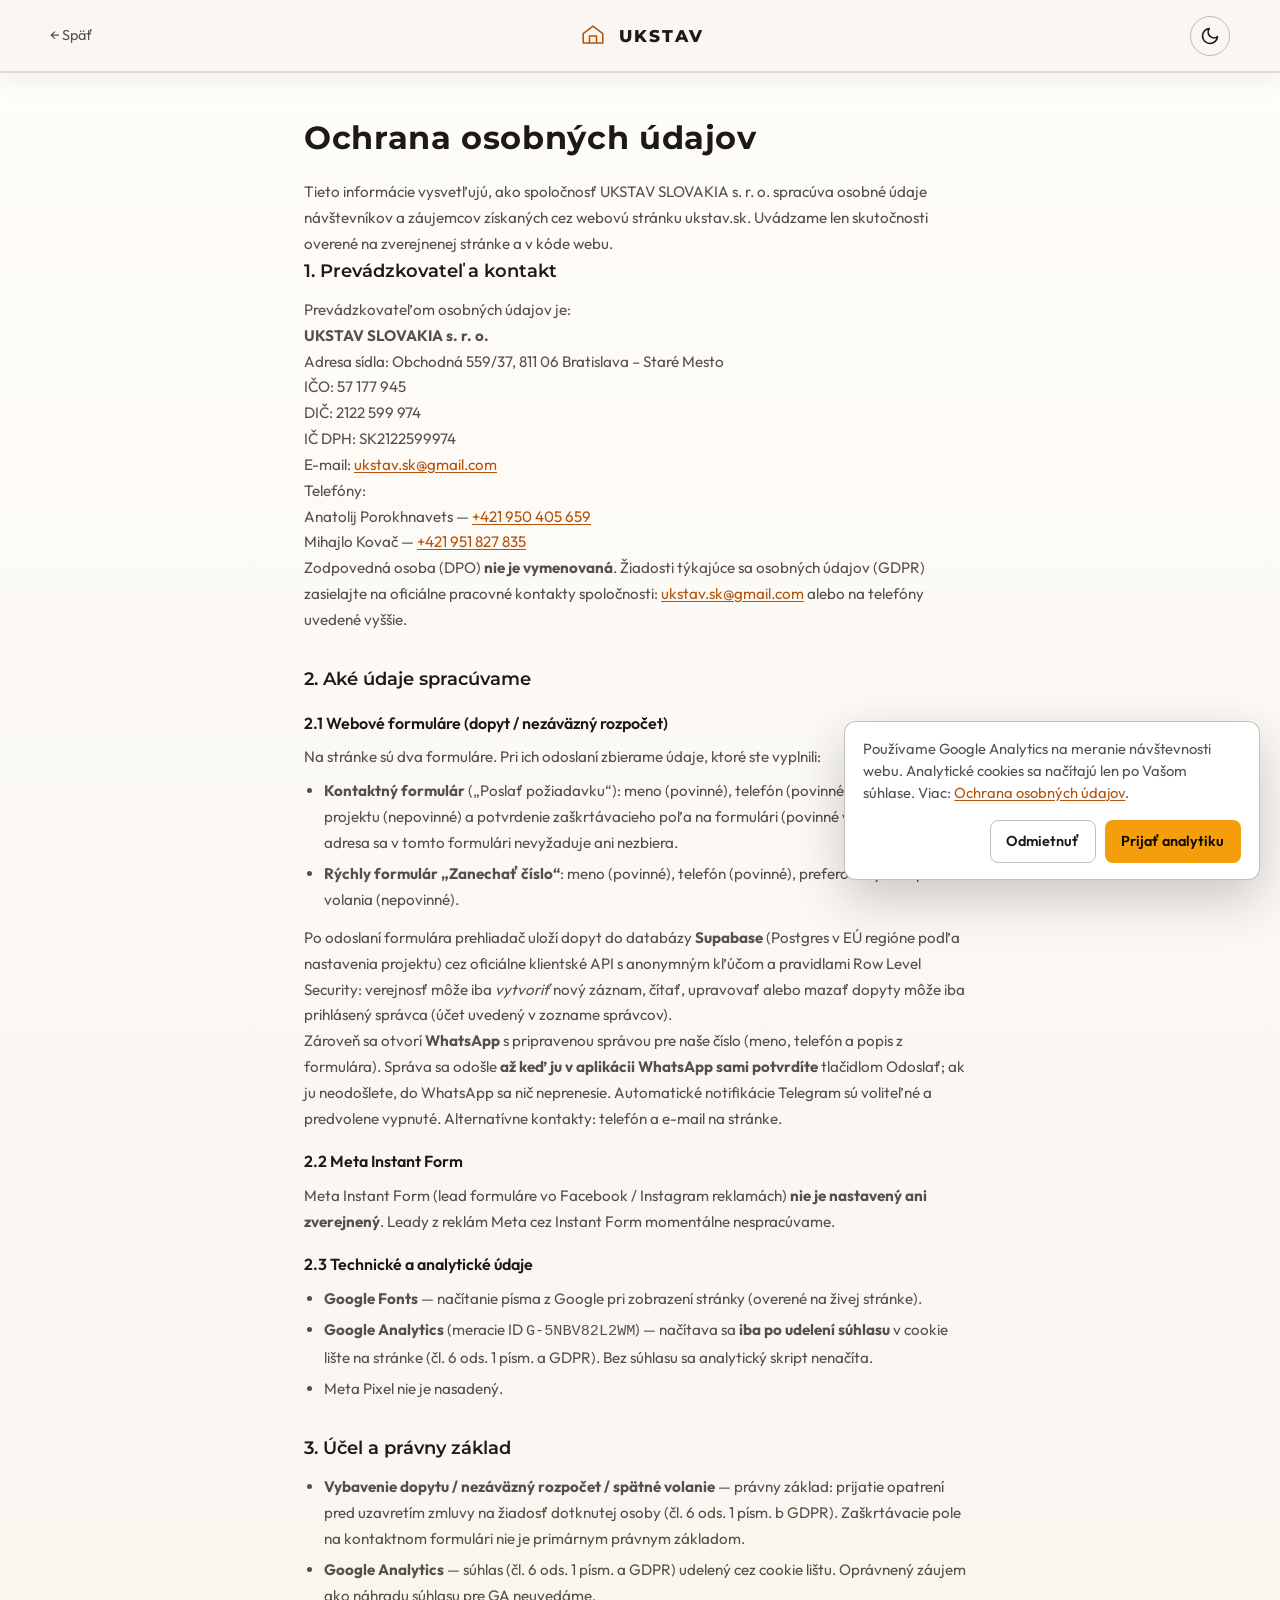
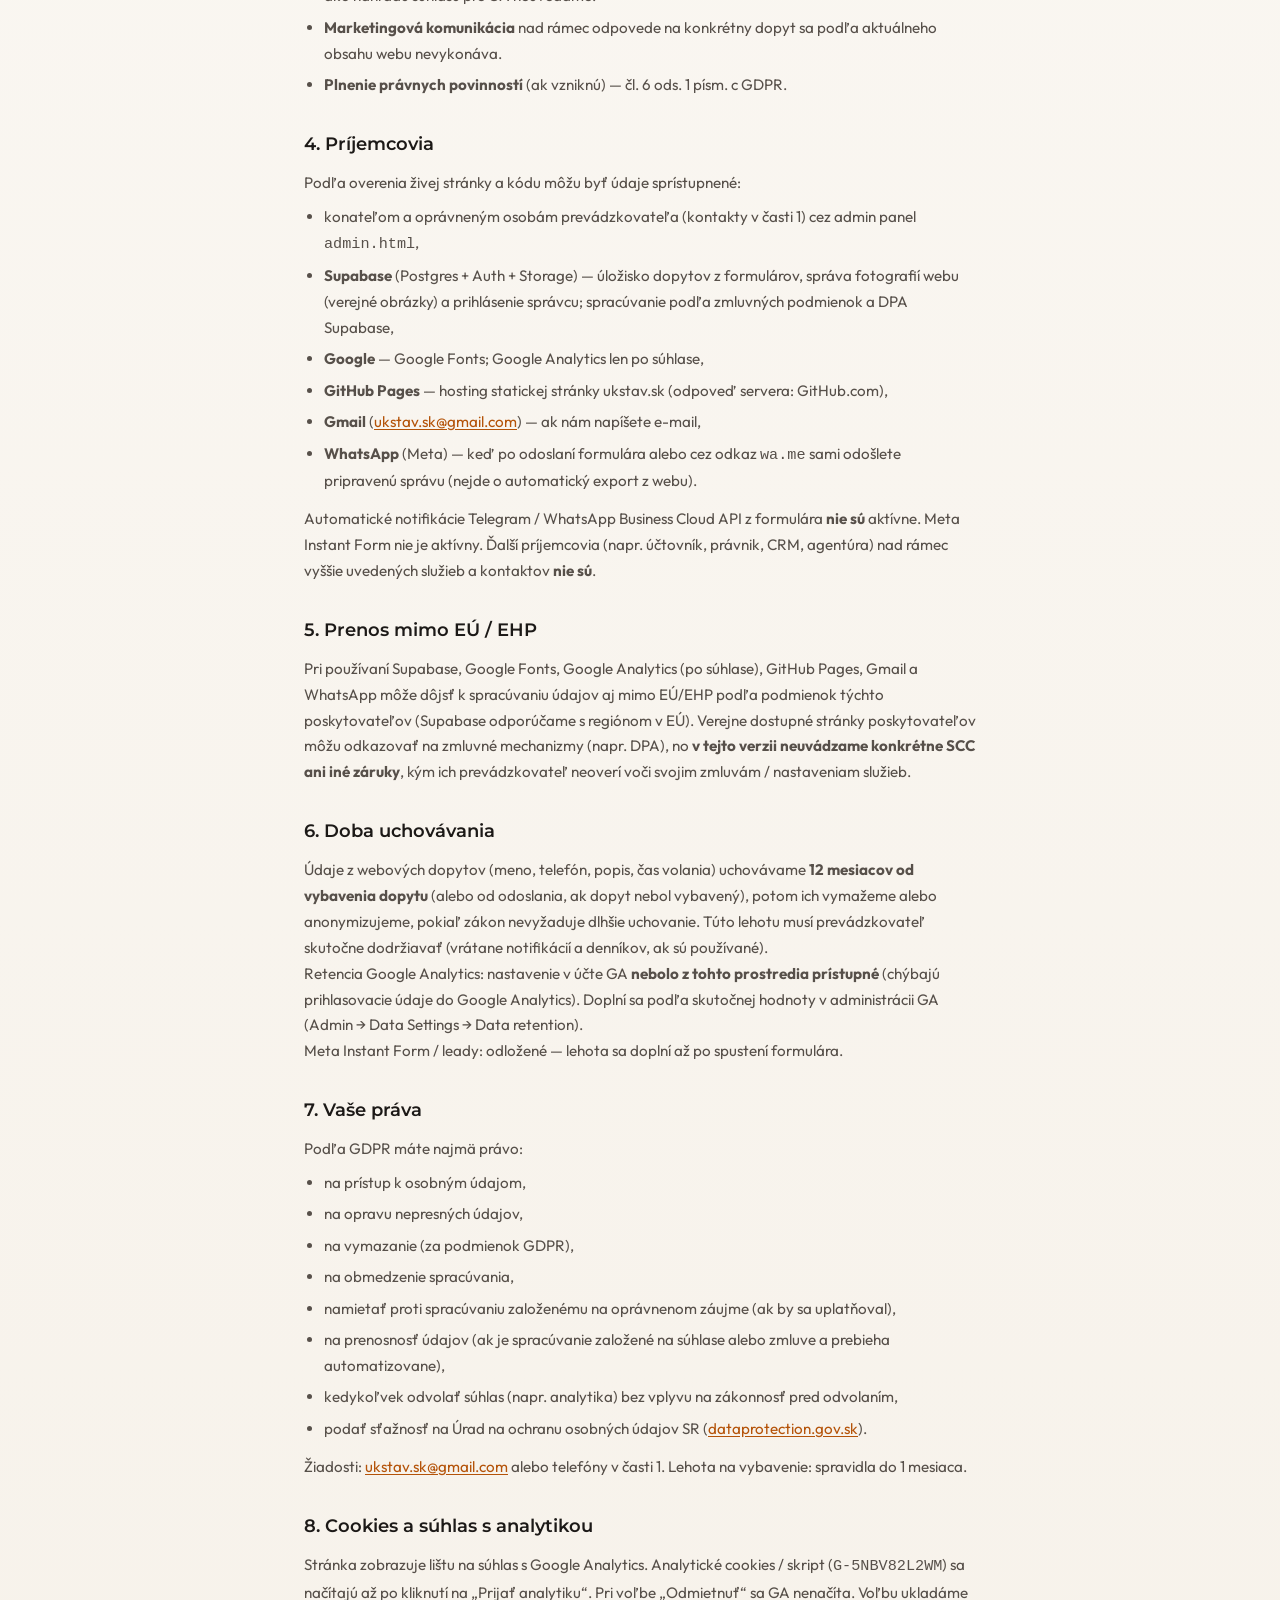
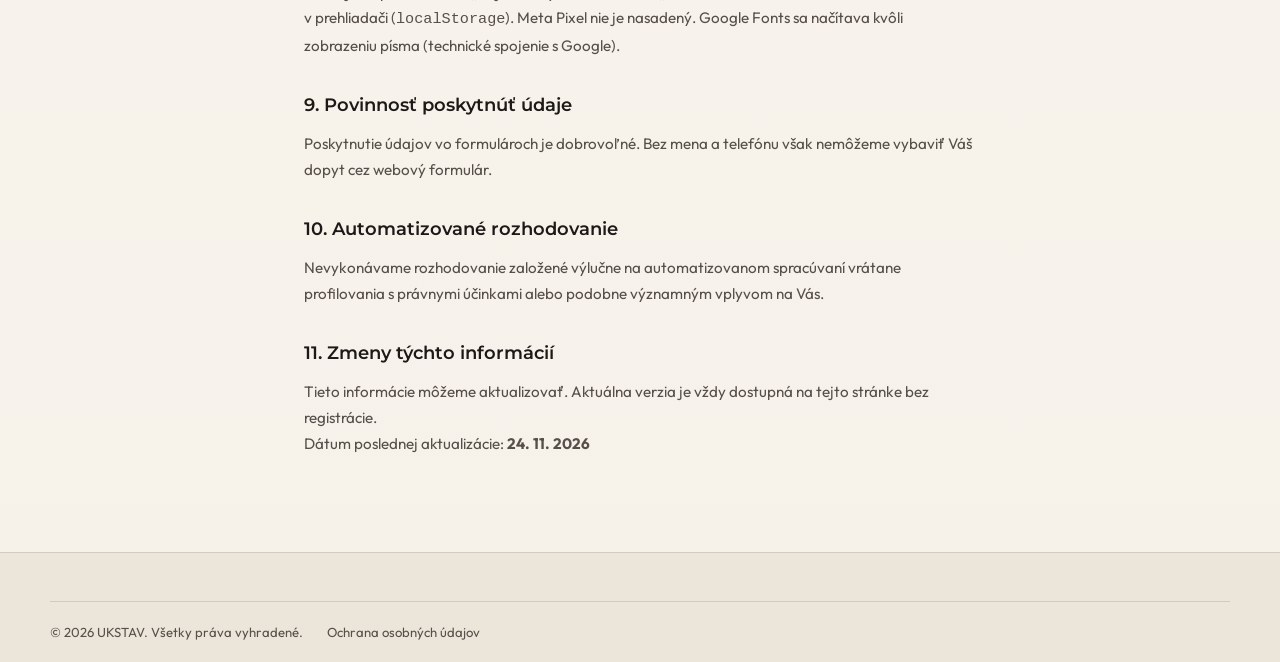
<file: ochrana-osobnych-udajov.html>
<!DOCTYPE html>
<html lang="sk">
<head>
    <meta charset="UTF-8">
    <meta name="viewport" content="width=device-width, initial-scale=1.0">
    <title>Ochrana osobných údajov — UKSTAV</title>
    <meta name="description" content="Informácie o spracúvaní osobných údajov spoločnosti UKSTAV SLOVAKIA s. r. o.">
    <meta name="robots" content="index,follow">
    <link rel="preconnect" href="https://fonts.googleapis.com">
    <link rel="preconnect" href="https://fonts.gstatic.com" crossorigin>
    <link href="https://fonts.googleapis.com/css2?family=Montserrat:wght@400;500;600;700;800&family=Outfit:wght@300;400;500;600;700&display=swap" rel="stylesheet">
    <link rel="stylesheet" href="styles.css?v=6">
    <script src="js/theme.js?v=6"></script>
    <link rel="icon" type="image/png" href="images/ukstav_logo_2.png">
</head>
<body>
<header class="header header--simple" id="header" role="banner">
    <div class="container">
        <div class="header__content">
            <a href="index.html" class="back-link" aria-label="Vrátiť sa na hlavnú stránku">← Späť</a>
            <a href="index.html" class="brand" aria-label="UKSTAV">
                <span class="brand__mark" aria-hidden="true">
                    <svg viewBox="0 0 40 40" width="28" height="28" fill="none">
                        <path d="M6 30V16.5L20 6l14 10.5V30H6Z" stroke="currentColor" stroke-width="2.2" stroke-linejoin="round"/>
                        <path d="M15 30V20h10v10" stroke="currentColor" stroke-width="2.2" stroke-linejoin="round"/>
                    </svg>
                </span>
                <span class="brand__name">UKSTAV</span>
            </a>
            <div class="header__actions">
                <button type="button" class="theme-toggle" data-theme-toggle aria-label="Prepnúť na svetlú tému" title="Prepnúť na svetlú tému">
                    <svg class="theme-toggle__sun" viewBox="0 0 24 24" width="20" height="20" fill="none" stroke="currentColor" stroke-width="2" stroke-linecap="round" aria-hidden="true"><circle cx="12" cy="12" r="4"/><path d="M12 2v2M12 20v2M4.9 4.9l1.4 1.4M17.7 17.7l1.4 1.4M2 12h2M20 12h2M4.9 19.1l1.4-1.4M17.7 6.3l1.4-1.4"/></svg>
                    <svg class="theme-toggle__moon" viewBox="0 0 24 24" width="20" height="20" fill="none" stroke="currentColor" stroke-width="2" stroke-linecap="round" stroke-linejoin="round" aria-hidden="true"><path d="M21 12.8A9 9 0 1 1 11.2 3a7 7 0 0 0 9.8 9.8Z"/></svg>
                </button>
            </div>
        </div>
    </div>
</header>

<main role="main">
    <article class="policy">
        <div class="container policy__inner">
            <h1 class="policy__title">Ochrana osobných údajov</h1>
            <p class="policy__intro">
                Tieto informácie vysvetľujú, ako spoločnosť UKSTAV SLOVAKIA&nbsp;s.&nbsp;r.&nbsp;o.
                spracúva osobné údaje návštevníkov a záujemcov získaných cez webovú stránku
                <a href="https://ukstav.sk">ukstav.sk</a>.
                Uvádzame len skutočnosti overené na zverejnenej stránke a v kóde webu.
            </p>

            <section class="policy__section">
                <h2>1. Prevádzkovateľ a kontakt</h2>
                <p>
                    Prevádzkovateľom osobných údajov je:<br>
                    <strong>UKSTAV SLOVAKIA s. r. o.</strong><br>
                    Adresa sídla: Obchodná 559/37, 811 06 Bratislava – Staré Mesto<br>
                    IČO: 57&nbsp;177&nbsp;945<br>
                    DIČ: 2122&nbsp;599&nbsp;974<br>
                    IČ&nbsp;DPH: SK2122599974<br>
                    E-mail: <a href="mailto:ukstav.sk@gmail.com">ukstav.sk@gmail.com</a><br>
                    Telefóny:<br>
                    Anatolij Porokhnavets —
                    <a href="tel:+421950405659">+421&nbsp;950&nbsp;405&nbsp;659</a><br>
                    Mihajlo Kovač —
                    <a href="tel:+421951827835">+421&nbsp;951&nbsp;827&nbsp;835</a>
                </p>
                <p>
                    Zodpovedná osoba (DPO) <strong>nie je vymenovaná</strong>.
                    Žiadosti týkajúce sa osobných údajov (GDPR) zasielajte na oficiálne pracovné kontakty spoločnosti:
                    <a href="mailto:ukstav.sk@gmail.com">ukstav.sk@gmail.com</a>
                    alebo na telefóny uvedené vyššie.
                </p>
            </section>

            <section class="policy__section">
                <h2>2. Aké údaje spracúvame</h2>
                <h3>2.1 Webové formuláre (dopyt / nezáväzný rozpočet)</h3>
                <p>
                    Na stránke sú dva formuláre. Pri ich odoslaní zbierame údaje, ktoré ste vyplnili:
                </p>
                <ul>
                    <li>
                        <strong>Kontaktný formulár</strong> („Poslať požiadavku“):
                        meno (povinné), telefón (povinné), krátky popis projektu (nepovinné)
                        a potvrdenie zaškrtávacieho poľa na formulári (povinné v UI).
                        E-mailová adresa sa v tomto formulári nevyžaduje ani nezbiera.
                    </li>
                    <li>
                        <strong>Rýchly formulár „Zanechať číslo“</strong>:
                        meno (povinné), telefón (povinné), preferovaný čas spätného volania (nepovinné).
                    </li>
                </ul>
                <p>
                    Po odoslaní formulára prehliadač uloží dopyt do databázy <strong>Supabase</strong>
                    (Postgres v EÚ regióne podľa nastavenia projektu) cez oficiálne klientské API
                    s anonymným kľúčom a pravidlami Row Level Security: verejnosť môže iba
                    <em>vytvoriť</em> nový záznam, čítať, upravovať alebo mazať dopyty môže iba
                    prihlásený správca (účet uvedený v zozname správcov).
                </p>
                <p>
                    Zároveň sa otvorí <strong>WhatsApp</strong> s pripravenou správou pre naše číslo
                    (meno, telefón a popis z formulára). Správa sa odošle <strong>až keď ju v aplikácii
                    WhatsApp sami potvrdíte</strong> tlačidlom Odoslať; ak ju neodošlete, do WhatsApp sa nič
                    neprenesie. Automatické notifikácie Telegram sú voliteľné a predvolene vypnuté.
                    Alternatívne kontakty: telefón a e-mail na stránke.
                </p>

                <h3>2.2 Meta Instant Form</h3>
                <p>
                    Meta Instant Form (lead formuláre vo Facebook / Instagram reklamách)
                    <strong>nie je nastavený ani zverejnený</strong>. Leady z reklám Meta cez Instant Form
                    momentálne nespracúvame.
                </p>

                <h3>2.3 Technické a analytické údaje</h3>
                <ul>
                    <li>
                        <strong>Google Fonts</strong> — načítanie písma z Google pri zobrazení stránky
                        (overené na živej stránke).
                    </li>
                    <li>
                        <strong>Google Analytics</strong> (meracie ID <code>G-5NBV82L2WM</code>) —
                        načítava sa <strong>iba po udelení súhlasu</strong> v cookie lište na stránke
                        (čl.&nbsp;6 ods.&nbsp;1 písm.&nbsp;a GDPR). Bez súhlasu sa analytický skript nenačíta.
                    </li>
                    <li>
                        Meta Pixel nie je nasadený.
                    </li>
                </ul>
            </section>

            <section class="policy__section">
                <h2>3. Účel a právny základ</h2>
                <ul>
                    <li>
                        <strong>Vybavenie dopytu / nezáväzný rozpočet / spätné volanie</strong> —
                        právny základ: prijatie opatrení pred uzavretím zmluvy na žiadosť
                        dotknutej osoby (čl.&nbsp;6 ods.&nbsp;1 písm.&nbsp;b GDPR).
                        Zaškrtávacie pole na kontaktnom formulári nie je primárnym právnym základom.
                    </li>
                    <li>
                        <strong>Google Analytics</strong> — súhlas (čl.&nbsp;6 ods.&nbsp;1 písm.&nbsp;a GDPR)
                        udelený cez cookie lištu. Oprávnený záujem ako náhradu súhlasu pre GA neuvedáme.
                    </li>
                    <li>
                        <strong>Marketingová komunikácia</strong> nad rámec odpovede na konkrétny dopyt
                        sa podľa aktuálneho obsahu webu nevykonáva.
                    </li>
                    <li>
                        <strong>Plnenie právnych povinností</strong> (ak vzniknú) —
                        čl.&nbsp;6 ods.&nbsp;1 písm.&nbsp;c GDPR.
                    </li>
                </ul>
            </section>

            <section class="policy__section">
                <h2>4. Príjemcovia</h2>
                <p>Podľa overenia živej stránky a kódu môžu byť údaje sprístupnené:</p>
                <ul>
                    <li>
                        konateľom a oprávneným osobám prevádzkovateľa (kontakty v časti&nbsp;1)
                        cez admin panel <code>admin.html</code>,
                    </li>
                    <li>
                        <strong>Supabase</strong> (Postgres + Auth + Storage) — úložisko dopytov z formulárov,
                        správa fotografií webu (verejné obrázky) a prihlásenie správcu;
                        spracúvanie podľa zmluvných podmienok a DPA Supabase,
                    </li>
                    <li>
                        <strong>Google</strong> — Google Fonts; Google Analytics len po súhlase,
                    </li>
                    <li>
                        <strong>GitHub Pages</strong> — hosting statickej stránky ukstav.sk
                        (odpoveď servera: GitHub.com),
                    </li>
                    <li>
                        <strong>Gmail</strong> (<a href="mailto:ukstav.sk@gmail.com">ukstav.sk@gmail.com</a>) —
                        ak nám napíšete e-mail,
                    </li>
                    <li>
                        <strong>WhatsApp</strong> (Meta) — keď po odoslaní formulára alebo cez odkaz
                        <code>wa.me</code> sami odošlete pripravenú správu (nejde o automatický export z webu).
                    </li>
                </ul>
                <p>
                    Automatické notifikácie Telegram / WhatsApp Business Cloud API z formulára
                    <strong>nie sú</strong> aktívne. Meta Instant Form nie je aktívny.
                    Ďalší príjemcovia (napr. účtovník, právnik, CRM, agentúra) nad rámec vyššie
                    uvedených služieb a kontaktov <strong>nie sú</strong>.
                </p>
            </section>

            <section class="policy__section">
                <h2>5. Prenos mimo EÚ / EHP</h2>
                <p>
                    Pri používaní Supabase, Google Fonts, Google Analytics (po súhlase), GitHub Pages,
                    Gmail a WhatsApp môže dôjsť k spracúvaniu údajov aj mimo EÚ/EHP
                    podľa podmienok týchto poskytovateľov (Supabase odporúčame s regiónom v EÚ).
                    Verejne dostupné stránky poskytovateľov môžu odkazovať na zmluvné mechanizmy
                    (napr. DPA), no <strong>v tejto verzii neuvádzame konkrétne SCC ani iné záruky</strong>,
                    kým ich prevádzkovateľ neoverí voči svojim zmluvám / nastaveniam služieb.
                </p>
            </section>

            <section class="policy__section">
                <h2>6. Doba uchovávania</h2>
                <p>
                    Údaje z webových dopytov (meno, telefón, popis, čas volania) uchovávame
                    <strong>12&nbsp;mesiacov od vybavenia dopytu</strong> (alebo od odoslania, ak dopyt
                    nebol vybavený), potom ich vymažeme alebo anonymizujeme, pokiaľ zákon nevyžaduje
                    dlhšie uchovanie. Túto lehotu musí prevádzkovateľ skutočne dodržiavať
                    (vrátane notifikácií a denníkov, ak sú používané).
                </p>
                <p>
                    Retencia Google Analytics: nastavenie v účte GA
                    <strong>nebolo z tohto prostredia prístupné</strong> (chýbajú prihlasovacie údaje
                    do Google Analytics). Doplní sa podľa skutočnej hodnoty v administrácii GA
                    (Admin → Data Settings → Data retention).
                </p>
                <p>
                    Meta Instant Form / leady: odložené — lehota sa doplní až po spustení formulára.
                </p>
            </section>

            <section class="policy__section">
                <h2>7. Vaše práva</h2>
                <p>Podľa GDPR máte najmä právo:</p>
                <ul>
                    <li>na prístup k osobným údajom,</li>
                    <li>na opravu nepresných údajov,</li>
                    <li>na vymazanie (za podmienok GDPR),</li>
                    <li>na obmedzenie spracúvania,</li>
                    <li>namietať proti spracúvaniu založenému na oprávnenom záujme (ak by sa uplatňoval),</li>
                    <li>na prenosnosť údajov (ak je spracúvanie založené na súhlase alebo zmluve a prebieha automatizovane),</li>
                    <li>kedykoľvek odvolať súhlas (napr. analytika) bez vplyvu na zákonnosť pred odvolaním,</li>
                    <li>
                        podať sťažnosť na Úrad na ochranu osobných údajov SR
                        (<a href="https://dataprotection.gov.sk" target="_blank" rel="noopener">dataprotection.gov.sk</a>).
                    </li>
                </ul>
                <p>
                    Žiadosti: <a href="mailto:ukstav.sk@gmail.com">ukstav.sk@gmail.com</a>
                    alebo telefóny v časti&nbsp;1. Lehota na vybavenie: spravidla do 1 mesiaca.
                </p>
            </section>

            <section class="policy__section">
                <h2>8. Cookies a súhlas s analytikou</h2>
                <p>
                    Stránka zobrazuje lištu na súhlas s Google Analytics. Analytické cookies / skript
                    (<code>G-5NBV82L2WM</code>) sa načítajú až po kliknutí na „Prijať analytiku“.
                    Pri voľbe „Odmietnuť“ sa GA nenačíta. Voľbu ukladáme v prehliadači
                    (<code>localStorage</code>). Meta Pixel nie je nasadený.
                    Google Fonts sa načítava kvôli zobrazeniu písma (technické spojenie s Google).
                </p>
            </section>

            <section class="policy__section">
                <h2>9. Povinnosť poskytnúť údaje</h2>
                <p>
                    Poskytnutie údajov vo formulároch je dobrovoľné. Bez mena a telefónu
                    však nemôžeme vybaviť Váš dopyt cez webový formulár.
                </p>
            </section>

            <section class="policy__section">
                <h2>10. Automatizované rozhodovanie</h2>
                <p>
                    Nevykonávame rozhodovanie založené výlučne na automatizovanom spracúvaní
                    vrátane profilovania s právnymi účinkami alebo podobne významným vplyvom na Vás.
                </p>
            </section>

            <section class="policy__section">
                <h2>11. Zmeny týchto informácií</h2>
                <p>
                    Tieto informácie môžeme aktualizovať. Aktuálna verzia je vždy dostupná
                    na tejto stránke bez registrácie.
                </p>
                <p>
                    Dátum poslednej aktualizácie: <strong>24.&nbsp;11.&nbsp;2026</strong>
                </p>
            </section>
        </div>
    </article>
</main>

<footer class="footer footer--simple" role="contentinfo">
    <div class="container">
        <div class="footer__bottom">
            <p>&copy; 2026 UKSTAV. Všetky práva vyhradené.</p>
            <p><a href="ochrana-osobnych-udajov.html" class="footer__legal-link">Ochrana osobných údajov</a></p>
        </div>
    </div>
</footer>
<script src="cookie-consent.js"></script>
</body>
</html>
</file>
<file: styles.css>
/*
 * UKSTAV — dark luxury construction redesign
 * Accent: #F59E0B | Deep black surfaces | Montserrat + Outfit
 */

:root {
    /* Slightly lighter dark-luxury palette (same orange accent) */
    --color-bg: #121212;
    --color-bg-elevated: #1a1a1a;
    --color-bg-card: #222222;
    --color-bg-soft: #2a2a2a;
    --color-border: rgba(255, 255, 255, 0.12);
    --color-border-strong: rgba(255, 255, 255, 0.22);
    --color-text: #fafafa;
    --color-text-muted: #c4bbb3;
    --color-text-dim: #9a9189;
    --color-accent: #f59e0b;
    --color-accent-hover: #fbbf24;
    --color-accent-dark: #d97706;
    --color-accent-ink: var(--color-accent);
    --color-accent-ink-hover: var(--color-accent-hover);
    color-scheme: dark;
    --color-on-accent: #0a0a0a;
    --color-success: #10b981;
    --color-error: #ef4444;

    --font-display: "Montserrat", "Outfit", sans-serif;
    --font-body: "Outfit", "Montserrat", sans-serif;

    --space-1: 0.25rem;
    --space-2: 0.5rem;
    --space-3: 0.75rem;
    --space-4: 1rem;
    --space-5: 1.25rem;
    --space-6: 1.5rem;
    --space-8: 2rem;
    --space-10: 2.5rem;
    --space-12: 3rem;
    --space-16: 4rem;
    --space-20: 5rem;
    --space-24: 6rem;

    --container: 1180px;
    --radius-sm: 0.375rem;
    --radius: 0.5rem;
    --radius-lg: 0.75rem;
    --radius-xl: 1rem;
    --header-h: 4.5rem;

    --shadow-glow: 0 0 40px rgba(245, 158, 11, 0.12);
    --ease: cubic-bezier(0.22, 1, 0.36, 1);
    --transition: 280ms var(--ease);
    --z-header: 100;
    --z-modal: 200;
}

*, *::before, *::after { box-sizing: border-box; }
* { margin: 0; padding: 0; }

html {
    scroll-behavior: smooth;
    font-size: 16px;
}

body {
    font-family: var(--font-body);
    font-weight: 400;
    line-height: 1.6;
    color: var(--color-text);
    background:
        radial-gradient(1200px 600px at 80% -10%, rgba(245, 158, 11, 0.11), transparent 55%),
        radial-gradient(900px 500px at 10% 20%, rgba(255, 255, 255, 0.05), transparent 50%),
        linear-gradient(180deg, #161616 0%, var(--color-bg) 28%, #141414 100%);
    -webkit-font-smoothing: antialiased;
    overflow-x: hidden;
}

img, picture, video, canvas, svg {
    display: block;
    max-width: 100%;
    height: auto;
}

input, button, textarea, select { font: inherit; }
button { cursor: pointer; border: none; background: none; color: inherit; }
a { color: inherit; text-decoration: none; }
ul, ol { list-style: none; }
address { font-style: normal; }

:focus-visible {
    outline: 2px solid var(--color-accent);
    outline-offset: 3px;
}

.container {
    width: min(100% - 2rem, var(--container));
    margin-inline: auto;
}

#progress-bar {
    position: fixed;
    top: 0;
    left: 0;
    height: 2px;
    width: 0;
    background: var(--color-accent);
    z-index: 300;
    pointer-events: none;
    box-shadow: 0 0 12px rgba(245, 158, 11, 0.6);
}

/* ===== BUTTONS ===== */
.btn {
    display: inline-flex;
    align-items: center;
    justify-content: center;
    gap: 0.55rem;
    padding: 0.85rem 1.35rem;
    border-radius: var(--radius);
    font-family: var(--font-display);
    font-weight: 600;
    font-size: 0.92rem;
    letter-spacing: 0.01em;
    transition: transform var(--transition), background var(--transition), border-color var(--transition), color var(--transition), box-shadow var(--transition);
    white-space: nowrap;
}

.btn--primary {
    background: var(--color-accent);
    color: var(--color-on-accent);
    box-shadow: 0 8px 24px rgba(245, 158, 11, 0.25);
}

.btn--primary:hover {
    background: var(--color-accent-hover);
    transform: translateY(-1px);
}

.btn--ghost {
    background: transparent;
    color: var(--color-text);
    border: 1px solid rgba(255, 255, 255, 0.55);
}

.btn--ghost:hover {
    border-color: var(--color-accent);
    color: var(--color-accent-ink);
}

.btn--large { padding: 1rem 1.6rem; font-size: 0.98rem; }
.btn--nav { padding: 0.7rem 1.15rem; font-size: 0.85rem; }
.btn--full-width { width: 100%; }
.btn--small { padding: 0.55rem 0.9rem; font-size: 0.8rem; }
.btn--secondary {
    background: transparent;
    color: var(--color-text);
    border: 1px solid var(--color-border-strong);
}
.btn--whatsapp {
    background: #128c7e;
    color: #fff;
}

/* ===== HEADER ===== */
.header {
    position: fixed;
    inset: 0 0 auto 0;
    height: var(--header-h);
    z-index: var(--z-header);
    background: linear-gradient(180deg, rgba(18, 18, 18, 0.72), rgba(18, 18, 18, 0.22) 70%, transparent);
    transition: background var(--transition), backdrop-filter var(--transition), height var(--transition);
}

.header.shrink,
.header.scrolled,
.header--simple {
    background: rgba(18, 18, 18, 0.9);
    backdrop-filter: blur(14px);
    border-bottom: 1px solid var(--color-border);
}

.header__inner,
.header__content {
    height: var(--header-h);
    display: flex;
    align-items: center;
    justify-content: space-between;
    gap: 1rem;
}

.brand {
    display: inline-flex;
    align-items: center;
    gap: 0.75rem;
    flex-shrink: 0;
}

.brand__mark { color: var(--color-accent-ink); display: grid; place-items: center; }
.brand__logo {
    width: 36px;
    height: 36px;
    object-fit: contain;
    border-radius: 4px;
}
.brand--footer .brand__logo { width: 28px; height: 28px; }
.brand__divider {
    width: 1px;
    height: 1.4rem;
    background: var(--color-accent);
    opacity: 0.85;
}
.brand__text {
    display: flex;
    flex-direction: column;
    gap: 0.05rem;
    line-height: 1.15;
}
.brand__name {
    font-family: var(--font-display);
    font-weight: 800;
    letter-spacing: 0.12em;
    font-size: 1.05rem;
}
.brand__legal {
    font-family: var(--font-body);
    font-weight: 500;
    font-size: 0.62rem;
    letter-spacing: 0.08em;
    text-transform: uppercase;
    color: var(--color-text-muted);
}
.brand--footer .brand__legal { font-size: 0.58rem; }

.nav__list {
    display: none;
    align-items: center;
    gap: 1.75rem;
}

.nav__link {
    font-family: var(--font-display);
    font-size: 0.9rem;
    font-weight: 500;
    color: rgba(255, 255, 255, 0.88);
    transition: color var(--transition);
}

.nav__link:hover { color: var(--color-accent-ink-hover); }

.header__actions {
    display: flex;
    align-items: center;
    gap: 0.75rem;
}

.header__contact {
    display: none;
    align-items: center;
    gap: 0.75rem;
}

.header__phone {
    display: inline-flex;
    align-items: center;
    gap: 0.4rem;
    color: var(--color-text-muted);
    font-size: 0.9rem;
}

.header--simple .header__phone {
    display: none;
}

@media (min-width: 700px) {
    .header--simple .header__phone { display: inline-flex; }
}

.project-details,
.project-comments,
.project-cta {
    scroll-margin-top: var(--header-h);
}

body:has(.header--simple) main {
    padding-top: var(--header-h);
}

.lightbox__backdrop {
    position: absolute;
    inset: 0;
}

.lightbox__content {
    position: relative;
    z-index: 1;
    max-width: 92vw;
}

.lightbox__caption,
.lightbox__counter {
    text-align: center;
    color: var(--color-text-muted);
    margin-top: 0.75rem;
    font-size: 0.9rem;
}

.mobile-menu-toggle {
    width: 2.5rem;
    height: 2.5rem;
    display: grid;
    place-content: center;
    gap: 5px;
}

.mobile-menu-toggle span {
    display: block;
    width: 22px;
    height: 2px;
    background: #fff;
    border-radius: 2px;
    transition: var(--transition);
}

.nav.active {
    display: block;
    position: absolute;
    top: var(--header-h);
    left: 0;
    right: 0;
    background: rgba(5, 5, 5, 0.97);
    border-bottom: 1px solid var(--color-border);
    padding: 1rem 1.25rem 1.5rem;
}

.nav.active .nav__list {
    display: grid;
    gap: 1rem;
}

.mobile-menu-toggle.active span:nth-child(1) {
    transform: translateY(7px) rotate(45deg);
}
.mobile-menu-toggle.active span:nth-child(2) { opacity: 0; }
.mobile-menu-toggle.active span:nth-child(3) {
    transform: translateY(-7px) rotate(-45deg);
}

@media (min-width: 960px) {
    .nav__list { display: flex; }
    .mobile-menu-toggle { display: none; }
    .btn--nav { display: inline-flex; }
}

@media (max-width: 959px) {
    .btn--nav { display: none; }
}

/* ===== HERO ===== */
.hero {
    position: relative;
    min-height: 100svh;
    display: flex;
    align-items: flex-end;
    padding: calc(var(--header-h) + 2rem) 0 2.5rem;
    overflow: hidden;
}

.hero__media {
    position: absolute;
    inset: 0;
    z-index: 0;
}

.hero__img {
    width: 100%;
    height: 100%;
    object-fit: cover;
    object-position: 72% center;
    transform: scale(1.04);
    animation: heroDrift 18s var(--ease) infinite alternate;
}

.hero__veil {
    position: absolute;
    inset: 0;
    background:
        linear-gradient(90deg, rgba(18, 18, 18, 0.88) 0%, rgba(18, 18, 18, 0.64) 38%, rgba(18, 18, 18, 0.22) 68%, rgba(18, 18, 18, 0.3) 100%),
        linear-gradient(180deg, rgba(18, 18, 18, 0.38) 0%, transparent 28%, rgba(18, 18, 18, 0.48) 78%, #121212 100%);
}

.hero__content {
    position: relative;
    z-index: 1;
    width: min(100% - 2rem, var(--container));
    padding-bottom: 1rem;
}

.hero__brand {
    margin: 0 0 0.85rem;
    font-family: var(--font-display);
    font-weight: 800;
    font-size: clamp(0.95rem, 2.2vw, 1.2rem);
    letter-spacing: 0.14em;
    text-transform: uppercase;
    color: var(--color-accent-ink);
    animation: riseIn 0.75s var(--ease) both;
}

.hero__title {
    font-family: var(--font-display);
    font-weight: 800;
    letter-spacing: -0.02em;
    line-height: 0.95;
    font-size: clamp(2.6rem, 8vw, 5.4rem);
    text-transform: uppercase;
    margin-bottom: 1.25rem;
    animation: riseIn 0.9s var(--ease) both;
}

.hero__line { display: block; }
.hero__line--accent { color: var(--color-accent-ink); }

.hero__subtitle {
    display: flex;
    align-items: center;
    gap: 0.85rem;
    color: rgba(255, 255, 255, 0.9);
    font-size: clamp(1rem, 2vw, 1.15rem);
    margin-bottom: 1.75rem;
    max-width: 34rem;
    animation: riseIn 1s var(--ease) 0.12s both;
}

.hero__rule {
    width: 2.25rem;
    height: 2px;
    background: var(--color-accent);
    flex-shrink: 0;
}

.hero__actions {
    display: flex;
    flex-wrap: wrap;
    gap: 0.85rem;
    margin-bottom: 2.75rem;
    animation: riseIn 1s var(--ease) 0.22s both;
}

.hero__trust {
    display: grid;
    gap: 1rem;
    padding-top: 1.25rem;
    border-top: 1px solid rgba(255, 255, 255, 0.14);
    animation: riseIn 1s var(--ease) 0.34s both;
}

.hero__trust-item {
    display: flex;
    align-items: center;
    gap: 0.75rem;
    color: rgba(255, 255, 255, 0.9);
    font-size: 0.95rem;
}

.hero__trust-item strong { color: #fff; font-weight: 700; }
.hero__trust-icon { color: var(--color-accent-ink); flex-shrink: 0; }

@media (min-width: 768px) {
    .hero__trust {
        grid-template-columns: repeat(3, auto);
        justify-content: start;
        gap: 0;
    }
    .hero__trust-item {
        padding-right: 1.5rem;
        margin-right: 1.5rem;
        border-right: 1px solid rgba(255, 255, 255, 0.18);
    }
    .hero__trust-item:last-child {
        border-right: 0;
        margin-right: 0;
        padding-right: 0;
    }
}

@keyframes heroDrift {
    from { transform: scale(1.04) translate3d(0, 0, 0); }
    to { transform: scale(1.08) translate3d(-1.5%, -1%, 0); }
}

@keyframes riseIn {
    from { opacity: 0; transform: translateY(18px); }
    to { opacity: 1; transform: translateY(0); }
}

/* ===== SECTIONS ===== */
.section-title {
    font-family: var(--font-display);
    font-weight: 700;
    font-size: clamp(1.8rem, 4vw, 2.6rem);
    letter-spacing: -0.02em;
    margin-bottom: 0.85rem;
    position: relative;
    display: inline-block;
}

.section-title::after {
    content: "";
    display: block;
    width: 3.25rem;
    height: 3px;
    margin-top: 0.7rem;
    background: var(--color-accent);
    border-radius: 2px;
}

.section-heading { margin-bottom: 2rem; }
.section-heading--center { text-align: center; }
.section-heading--center .section-title::after { margin-inline: auto; }
.section-lead {
    color: var(--color-text-muted);
    max-width: 36rem;
    font-size: 1.05rem;
}
.section-heading--center .section-lead { margin-inline: auto; }

.services,
.works,
.gallery,
.team,
.company-info,
.pricing,
.reviews,
.contact {
    padding: clamp(3.5rem, 8vw, 6.5rem) 0;
}

/* ===== SERVICES ===== */
.services {
    position: relative;
    background: linear-gradient(180deg, #141414 0%, #1a1a1a 100%);
    overflow: hidden;
}

.services__layout {
    display: grid;
    gap: 2rem;
}

.services__grid {
    display: grid;
    gap: 1rem;
    margin-top: 1.75rem;
}

.service-card {
    position: relative;
    min-height: 220px;
    border-radius: var(--radius-lg);
    overflow: hidden;
    text-align: left;
    padding: 1.25rem;
    display: flex;
    flex-direction: column;
    justify-content: flex-end;
    gap: 0.55rem;
    background:
        linear-gradient(180deg, transparent 30%, rgba(0, 0, 0, 0.88) 100%),
        var(--card-image) center/cover no-repeat;
    border: 1px solid transparent;
    transition: transform var(--transition), border-color var(--transition), box-shadow var(--transition);
    cursor: pointer;
}

.service-card:hover {
    transform: translateY(-4px);
    border-color: rgba(245, 158, 11, 0.45);
    box-shadow: var(--shadow-glow);
}

.service-card__shade {
    position: absolute;
    inset: 0;
    background: linear-gradient(180deg, rgba(0,0,0,0.15), rgba(0,0,0,0.78));
    pointer-events: none;
}

.service-card__icon,
.service-card__title {
    position: relative;
    z-index: 1;
}

.service-card__icon { color: var(--color-accent); }
.service-card__title {
    font-family: var(--font-display);
    font-weight: 700;
    font-size: 1.15rem;
}

.service-card__hint {
    position: relative;
    z-index: 1;
    font-size: 0.8rem;
    color: var(--color-text-dim);
}

.services__feature {
    position: relative;
}

.services__feature-media {
    border-radius: var(--radius-lg);
    overflow: hidden;
    clip-path: polygon(18% 0, 100% 0, 100% 100%, 0 100%);
    min-height: 280px;
    border: 1px solid var(--color-border);
}

.services__feature-media img {
    width: 100%;
    height: 100%;
    min-height: 280px;
    object-fit: cover;
}

.services__feature-label {
    margin-top: 0.85rem;
    font-family: var(--font-display);
    font-size: 0.78rem;
    letter-spacing: 0.14em;
    text-transform: uppercase;
    color: rgba(255, 255, 255, 0.75);
    text-align: right;
}

.services__feature-label span { color: var(--color-accent); }

@media (min-width: 900px) {
    .services__layout {
        grid-template-columns: 1.1fr 0.9fr;
        align-items: stretch;
        gap: 2.5rem;
    }
    .services__grid {
        grid-template-columns: repeat(3, 1fr);
    }
    .services__feature-media {
        height: 100%;
        min-height: 420px;
        clip-path: polygon(22% 0, 100% 0, 100% 100%, 0 100%);
    }
}

/* ===== WORKS / REALIZATIONS ===== */
.works {
    background: #161616;
}

.works__grid {
    display: grid;
    gap: 1.25rem;
}

.work-card {
    background: var(--color-bg-card);
    border: 1px solid var(--color-border);
    border-radius: var(--radius-lg);
    overflow: hidden;
    transition: transform var(--transition), border-color var(--transition), box-shadow var(--transition);
}

.work-card:hover {
    transform: translateY(-4px);
    border-color: rgba(245, 158, 11, 0.35);
    box-shadow: var(--shadow-glow);
}

.work-card__image {
    overflow: hidden;
}

.work-card > img,
.work-card__image img {
    width: 100%;
    aspect-ratio: 16 / 10;
    object-fit: cover;
    transition: transform 0.6s var(--ease);
}

.work-card:hover .work-card__image img {
    transform: scale(1.04);
}

.work-card__content {
    padding-bottom: 0.25rem;
}

.work-card__content .btn {
    margin: 0 1rem 1rem;
}

.animate-in {
    animation: riseIn 0.7s var(--ease) both;
}

.project-cta .cta-card {
    text-align: center;
    padding: clamp(2rem, 5vw, 3.5rem);
    border-radius: var(--radius-xl);
    border: 1px solid var(--color-border);
    background:
        linear-gradient(135deg, rgba(245, 158, 11, 0.12), transparent 45%),
        var(--color-bg-card);
}

.project-cta h2 {
    font-family: var(--font-display);
    font-size: clamp(1.5rem, 3vw, 2.2rem);
    margin-bottom: 0.65rem;
}

.project-cta p {
    color: var(--color-text-muted);
    margin-bottom: 1.5rem;
}

.cta-actions {
    display: flex;
    flex-wrap: wrap;
    gap: 0.75rem;
    justify-content: center;
}

.footer--simple .footer__simple {
    display: grid;
    gap: 2rem;
    margin-bottom: 2rem;
}

@media (min-width: 800px) {
    .footer--simple .footer__simple {
        grid-template-columns: 1.3fr 1fr 0.8fr;
    }
}

.header__logo {
    display: flex;
    align-items: center;
    gap: 0.75rem;
}

.header__logo img {
    width: 36px;
    height: 36px;
    object-fit: contain;
}

.work-card__gallery {
    display: flex;
    gap: 0.4rem;
    padding: 0.65rem 0.85rem 0;
}

.work-card__gallery img {
    width: 52px;
    height: 52px;
    object-fit: cover;
    border-radius: 0.35rem;
    border: 1px solid var(--color-border);
}

.work-card__content,
.work-card > .btn,
.work-card h3,
.work-card p {
    /* content spacing handled below */
}

.work-card__title,
.work-card h3.work-card__title {
    font-family: var(--font-display);
    font-size: 1.1rem;
    font-weight: 700;
    padding: 0.9rem 1rem 0.25rem;
}

.work-card__description {
    color: var(--color-text-muted);
    font-size: 0.92rem;
    padding: 0 1rem 1rem;
}

.work-card .btn {
    margin: 0 1rem 1rem;
}

.works__actions {
    display: flex;
    justify-content: center;
    margin-top: 2rem;
}

@media (min-width: 700px) {
    .works__grid { grid-template-columns: repeat(2, 1fr); }
}
@media (min-width: 1024px) {
    .works__grid { grid-template-columns: repeat(3, 1fr); }
}

/* ===== GALLERY ===== */
.gallery {
    background:
        linear-gradient(180deg, rgba(245, 158, 11, 0.04), transparent 30%),
        #050505;
}

.gallery-grid {
    display: grid;
    grid-template-columns: repeat(2, 1fr);
    gap: 0.75rem;
}

.gallery-item {
    position: relative;
    overflow: hidden;
    border-radius: var(--radius);
    border: 1px solid var(--color-border);
    background: #111;
    aspect-ratio: 1;
}

.gallery-item:nth-child(1),
.gallery-item:nth-child(6) {
    grid-column: span 2;
    aspect-ratio: 16 / 9;
}

.gallery-item img {
    width: 100%;
    height: 100%;
    object-fit: cover;
    transition: transform 0.7s var(--ease);
}

.gallery-item:hover img { transform: scale(1.06); }

@media (min-width: 900px) {
    .gallery-grid {
        grid-template-columns: repeat(4, 1fr);
        gap: 1rem;
    }
    .gallery-item { aspect-ratio: 1; }
    .gallery-item:nth-child(1) {
        grid-column: span 2;
        grid-row: span 2;
        aspect-ratio: auto;
        min-height: 100%;
    }
    .gallery-item:nth-child(6) {
        grid-column: span 2;
        aspect-ratio: 16 / 9;
    }
}

/* ===== TEAM ===== */
.team {
    background: #181818;
}

.team__grid {
    display: grid;
    gap: 2rem;
    margin-top: 1rem;
}

.team-card {
    text-align: center;
    padding: 1.5rem 1rem;
    border-radius: var(--radius-xl);
    background: linear-gradient(180deg, rgba(255,255,255,0.055), rgba(255,255,255,0.02));
    border: 1px solid var(--color-border);
    transition: border-color var(--transition), transform var(--transition);
}

.team-card:hover {
    border-color: rgba(245, 158, 11, 0.4);
    transform: translateY(-3px);
}

.team-card__avatar {
    width: 148px;
    height: 148px;
    margin: 0 auto 1.15rem;
    border-radius: 50%;
    padding: 4px;
    background: linear-gradient(140deg, var(--color-accent), #b45309 55%, transparent 80%);
    box-shadow: 0 0 0 1px rgba(245, 158, 11, 0.25), 0 12px 30px rgba(0,0,0,0.45);
}

.team-card__avatar img {
    width: 100%;
    height: 100%;
    object-fit: cover;
    border-radius: 50%;
    border: 3px solid #050505;
}

.team-card__name {
    font-family: var(--font-display);
    font-size: 1.15rem;
    font-weight: 700;
    margin-bottom: 0.35rem;
}

.team-card__role {
    color: var(--color-accent-ink);
    font-size: 0.9rem;
    font-weight: 500;
    margin-bottom: 0.75rem;
}

.team-card__experience {
    color: var(--color-text-muted);
    font-size: 0.92rem;
    max-width: 22rem;
    margin-inline: auto;
}

@media (min-width: 800px) {
    .team__grid { grid-template-columns: repeat(3, 1fr); gap: 1.5rem; }
}

/* ===== COMPANY INFO ===== */
.company-info {
    background: #141414;
}

.company-info__wrapper {
    border: 1px solid var(--color-border);
    border-radius: var(--radius-xl);
    padding: clamp(1.5rem, 4vw, 2.5rem);
    background:
        linear-gradient(135deg, rgba(245, 158, 11, 0.08), transparent 40%),
        var(--color-bg-elevated);
}

.company-info__grid {
    display: grid;
    gap: 1.25rem;
    margin-top: 1.5rem;
}

.company-info__item strong {
    display: block;
    color: var(--color-accent-ink);
    font-size: 0.8rem;
    letter-spacing: 0.08em;
    text-transform: uppercase;
    margin-bottom: 0.35rem;
}

.company-info__item p,
.company-info__item a {
    color: rgba(255, 255, 255, 0.88);
}

.company-info__phones {
    display: grid;
    gap: 0.75rem;
}

.phone-name {
    display: block;
    color: var(--color-text-muted);
    font-size: 0.85rem;
}

.phone-number {
    color: #fff;
    font-weight: 600;
}

@media (min-width: 800px) {
    .company-info__grid {
        grid-template-columns: repeat(2, 1fr);
    }
}

/* ===== PRICING ===== */
.pricing { background: #161616; }

.pricing__steps {
    display: grid;
    gap: 1rem;
}

.pricing-step {
    display: grid;
    grid-template-columns: auto 1fr;
    gap: 1rem;
    align-items: start;
    padding: 1.25rem;
    border-radius: var(--radius-lg);
    border: 1px solid var(--color-border);
    background: var(--color-bg-card);
}

.pricing-step__number {
    width: 2.5rem;
    height: 2.5rem;
    border-radius: 50%;
    display: grid;
    place-items: center;
    font-family: var(--font-display);
    font-weight: 700;
    color: var(--color-on-accent);
    background: var(--color-accent);
}

.pricing-step__title {
    font-family: var(--font-display);
    font-size: 1.05rem;
    margin-bottom: 0.35rem;
}

.pricing-step__description { color: var(--color-text-muted); font-size: 0.95rem; }

@media (min-width: 900px) {
    .pricing__steps { grid-template-columns: repeat(4, 1fr); }
    .pricing-step { grid-template-columns: 1fr; }
}

/* ===== REVIEWS ===== */
.reviews { background: #141414; }

.reviews__container { overflow: hidden; margin-bottom: 2rem; }

.reviews__empty {
    color: var(--color-text-muted);
    margin: 0 0 1rem;
    font-size: 0.98rem;
}

.reviews__track {
    display: grid;
    grid-auto-flow: column;
    grid-auto-columns: minmax(280px, 340px);
    gap: 1rem;
    overflow-x: auto;
    scroll-snap-type: x mandatory;
    padding-bottom: 0.5rem;
}

.reviews__track:empty { display: none; }

.review-card {
    scroll-snap-align: start;
    padding: 1.35rem;
    border-radius: var(--radius-lg);
    border: 1px solid var(--color-border);
    background: var(--color-bg-card);
    min-height: 100%;
}

.review-card__name {
    font-family: var(--font-display);
    font-size: 1rem;
    margin-bottom: 0.25rem;
}

.review-card__rating { color: var(--color-accent-ink); letter-spacing: 0.08em; margin-bottom: 0.85rem; }
.star--empty { opacity: 0.35; }
.review-card__text { color: var(--color-text-muted); font-size: 0.95rem; }

.reviews__form-wrap {
    max-width: 36rem;
    padding: 1.5rem 0 0.25rem;
    border-top: 1px solid var(--color-border);
}

.reviews__form-title {
    font-family: var(--font-display);
    font-size: 1.25rem;
    margin: 0 0 0.35rem;
}

.reviews__form-lead {
    color: var(--color-text-muted);
    margin: 0 0 1.15rem;
    font-size: 0.95rem;
}

.review-form .form-group { margin-bottom: 1rem; }

.review-form .rating-input {
    display: flex;
    gap: 0.35rem;
    font-size: 1.65rem;
    color: var(--color-accent-ink);
    line-height: 1;
}

.review-form .rating-star {
    appearance: none;
    border: 0;
    background: transparent;
    color: inherit;
    padding: 0.15rem;
    cursor: pointer;
    opacity: 0.4;
    line-height: 1;
}

.review-form .rating-star.active,
.review-form .rating-star:hover,
.review-form .rating-star:focus-visible {
    opacity: 1;
}

.review-form__msg {
    min-height: 1.25rem;
    margin: 0 0 0.85rem;
    font-size: 0.92rem;
}

.review-form__msg.is-ok { color: #6ee7b7; }
.review-form__msg.is-error { color: #fca5a5; }

/* ===== CONTACT ===== */
.contact {
    background:
        radial-gradient(600px 300px at 90% 10%, rgba(245, 158, 11, 0.1), transparent 60%),
        #080808;
}

.contact__content {
    display: grid;
    gap: 2rem;
}

.contact__info h3 {
    font-family: var(--font-display);
    font-size: 1.35rem;
    margin-bottom: 0.65rem;
}

.contact__info > p {
    color: var(--color-text-muted);
    margin-bottom: 1.5rem;
}

.contact__methods { display: grid; gap: 1rem; margin-bottom: 1.5rem; }

.contact-method {
    display: flex;
    gap: 0.85rem;
    align-items: flex-start;
    color: var(--color-accent-ink);
}

.contact-method span {
    display: block;
    color: var(--color-text-dim);
    font-size: 0.8rem;
    text-transform: uppercase;
    letter-spacing: 0.06em;
}

.contact-method a,
.contact-method p {
    color: #fff;
    font-weight: 500;
}

.contact__social {
    display: flex;
    flex-wrap: wrap;
    gap: 0.75rem;
}

.contact-form,
.modal__form,
.comment-form {
    background: var(--color-bg-card);
    border: 1px solid var(--color-border);
    border-radius: var(--radius-xl);
    padding: 1.5rem;
}

.form-group { margin-bottom: 1.1rem; }

.form-label {
    display: block;
    margin-bottom: 0.4rem;
    font-size: 0.88rem;
    color: var(--color-text-muted);
}

.form-input {
    width: 100%;
    padding: 0.85rem 1rem;
    border-radius: var(--radius);
    border: 1px solid var(--color-border-strong);
    background: var(--color-bg-elevated);
    color: #fff;
    transition: border-color var(--transition), box-shadow var(--transition);
}

.form-input:focus {
    outline: none;
    border-color: var(--color-accent);
    box-shadow: 0 0 0 3px rgba(245, 158, 11, 0.18);
}

.checkbox-label {
    display: flex;
    align-items: flex-start;
    gap: 0.65rem;
    color: var(--color-text-muted);
    font-size: 0.9rem;
    cursor: pointer;
}

.checkbox-label input { margin-top: 0.2rem; accent-color: var(--color-accent); }
.error-message { color: var(--color-error); font-size: 0.8rem; min-height: 1em; margin-top: 0.25rem; }

@media (min-width: 900px) {
    .contact__content {
        grid-template-columns: 0.9fr 1.1fr;
        gap: 3rem;
        align-items: start;
    }
}

/* ===== FOOTER ===== */
.footer {
    border-top: 1px solid var(--color-border);
    background: #101010;
    padding: 3rem 0 1.5rem;
}

.footer__content {
    display: grid;
    gap: 2rem;
    margin-bottom: 2rem;
}

.footer h3 {
    font-family: var(--font-display);
    font-size: 0.95rem;
    letter-spacing: 0.08em;
    text-transform: uppercase;
    margin-bottom: 0.85rem;
    color: var(--color-accent-ink);
}

.footer__description,
.footer__address,
.footer__bottom {
    color: var(--color-text-muted);
    font-size: 0.92rem;
}

.footer__address a:hover { color: var(--color-accent); }

.social-links {
    display: flex;
    gap: 0.65rem;
}

.social-link {
    width: 2.4rem;
    height: 2.4rem;
    border-radius: 50%;
    border: 1px solid var(--color-border-strong);
    display: grid;
    place-items: center;
    font-size: 0.75rem;
    font-weight: 700;
    color: #fff;
    transition: border-color var(--transition), color var(--transition);
}

.social-link:hover {
    border-color: var(--color-accent);
    color: var(--color-accent-ink);
}

.footer__bottom {
    display: flex;
    flex-wrap: wrap;
    gap: 0.75rem 1.5rem;
    padding-top: 1.25rem;
    border-top: 1px solid var(--color-border);
    font-size: 0.82rem;
}

@media (min-width: 800px) {
    .footer__content {
        grid-template-columns: 1.3fr 1fr 0.8fr;
    }
}

/* ===== MODALS ===== */
.modal {
    position: fixed;
    inset: 0;
    z-index: var(--z-modal);
    display: none;
    align-items: center;
    justify-content: center;
    padding: 1rem;
}

.modal.active,
.modal[aria-hidden="false"] {
    display: flex;
}

.modal__backdrop {
    position: absolute;
    inset: 0;
    background: rgba(0, 0, 0, 0.72);
    backdrop-filter: blur(4px);
}

.modal__content {
    position: relative;
    width: min(100%, 440px);
    background: #111;
    border: 1px solid var(--color-border-strong);
    border-radius: var(--radius-xl);
    padding: 1.35rem;
    box-shadow: 0 24px 60px rgba(0, 0, 0, 0.55);
}

.modal__header {
    display: flex;
    justify-content: space-between;
    align-items: center;
    margin-bottom: 1rem;
}

.modal__header h3 {
    font-family: var(--font-display);
    font-size: 1.15rem;
}

.modal__close {
    font-size: 1.6rem;
    line-height: 1;
    color: var(--color-text-muted);
}

.modal__body p { color: var(--color-text-muted); margin-bottom: 1rem; }

/* ===== PROJECT PAGE ===== */
.back-link {
    color: var(--color-text-muted);
    font-size: 0.9rem;
}

.back-link:hover { color: var(--color-accent); }

.project-details,
.project-comments,
.project-cta {
    padding: clamp(3rem, 6vw, 5rem) 0;
}

.project-title {
    font-family: var(--font-display);
    font-size: clamp(1.8rem, 4vw, 2.8rem);
    margin-bottom: 0.5rem;
}

.project-subtitle { color: var(--color-text-muted); margin-bottom: 1.5rem; }

.project-specs {
    display: grid;
    grid-template-columns: repeat(2, 1fr);
    gap: 1rem;
    margin-bottom: 2rem;
}

.project-spec {
    padding: 1rem;
    border-radius: var(--radius);
    border: 1px solid var(--color-border);
    background: var(--color-bg-card);
}

.project-spec__label {
    display: block;
    color: var(--color-accent-ink);
    font-size: 0.75rem;
    letter-spacing: 0.08em;
    text-transform: uppercase;
    margin-bottom: 0.25rem;
}

.gallery-grid.project-gallery,
.project-gallery .gallery-grid {
    display: grid;
    grid-template-columns: repeat(auto-fill, minmax(180px, 1fr));
    gap: 0.75rem;
}

.project-gallery .gallery-item,
.project-gallery .gallery-item:nth-child(n) {
    grid-column: auto;
    grid-row: auto;
    min-height: 0;
    aspect-ratio: 1;
    cursor: pointer;
}

.loading, .no-comments {
    color: var(--color-text-muted);
    padding: 2rem 0;
}

.comment-form-wrapper,
.comments-list {
    max-width: 720px;
}

.rating-input {
    display: flex;
    gap: 0.35rem;
    color: var(--color-accent-ink);
    font-size: 1.5rem;
}

.rating-star { cursor: pointer; opacity: 0.45; }
.rating-star.active,
.rating-star:hover { opacity: 1; }

/* Lightbox */
.lightbox {
    position: fixed;
    inset: 0;
    z-index: 400;
    background: rgba(0, 0, 0, 0.92);
    display: none;
    align-items: center;
    justify-content: center;
    padding: 1rem;
}

.lightbox.active { display: flex; }

.lightbox img {
    max-height: 90vh;
    max-width: 92vw;
    object-fit: contain;
}

.lightbox__close,
.lightbox__prev,
.lightbox__next {
    position: absolute;
    color: #fff;
    font-size: 2rem;
    padding: 0.5rem 0.75rem;
}

.lightbox__close { top: 1rem; right: 1rem; }
.lightbox__prev { left: 1rem; }
.lightbox__next { right: 1rem; }

/* Logo text fallback used by older markup */
.logo-text {
    font-family: var(--font-display);
    font-weight: 800;
    letter-spacing: 0.12em;
}

/* Utility: hide empty load more when done via JS remains */
#loadMoreBtn[hidden],
#loadMoreBtn.is-hidden { display: none; }

@media (prefers-reduced-motion: reduce) {
    *, *::before, *::after {
        animation: none !important;
        transition: none !important;
    }
}

/* ===== FOOTER LEGAL LINK ===== */
.footer__legal-link {
    color: inherit;
    font-size: inherit;
}

.footer__legal-link:hover {
    color: var(--color-accent-ink);
}

/* ===== PRIVACY POLICY PAGE ===== */
.policy {
    padding: 2.5rem 0 4rem;
}

.policy__inner {
    max-width: 42rem;
}

.policy__title {
    font-family: var(--font-display);
    font-size: clamp(1.5rem, 4vw, 2rem);
    font-weight: 700;
    letter-spacing: 0.02em;
    margin-bottom: 1rem;
}

.policy__intro,
.policy__note,
.policy__section p,
.policy__section li {
    color: var(--color-text-muted);
    font-size: 0.95rem;
    line-height: 1.7;
}

.policy__note {
    margin: 1rem 0 2rem;
    padding: 0.85rem 1rem;
    border-left: 2px solid var(--color-accent);
    background: var(--color-bg-elevated);
}

.policy__section {
    margin-bottom: 2rem;
}

.policy__section h2 {
    font-family: var(--font-display);
    font-size: 1.1rem;
    font-weight: 600;
    color: var(--color-text);
    margin-bottom: 0.75rem;
}

.policy__section h3 {
    font-family: var(--font-body);
    font-size: 1rem;
    font-weight: 600;
    color: var(--color-text);
    margin: 1.1rem 0 0.5rem;
}

.policy__section ul {
    list-style: disc;
    padding-left: 1.25rem;
    margin: 0.5rem 0 0.75rem;
}

.policy__section li {
    margin-bottom: 0.35rem;
}

.policy__section a {
    color: var(--color-accent-ink);
    text-decoration: underline;
    text-underline-offset: 2px;
}

.policy__section a:hover {
    color: var(--color-accent-ink-hover);
}

@media (max-width: 600px) {
    .policy {
        padding: 1.75rem 0 3rem;
    }

    .policy__intro,
    .policy__note,
    .policy__section p,
    .policy__section li {
        font-size: 0.92rem;
    }
}

/* Cookie / analytics consent banner */
.cookie-banner {
    position: fixed;
    left: 1rem;
    right: 1rem;
    bottom: 1rem;
    z-index: 300;
    max-width: 42rem;
    margin-inline: auto;
    background: var(--color-bg-elevated);
    border: 1px solid var(--color-border-strong);
    border-radius: var(--radius-lg);
    box-shadow: 0 18px 50px rgba(0, 0, 0, 0.55);
    transform: translateY(0);
    opacity: 1;
    transition: opacity var(--transition), transform var(--transition);
}

.cookie-banner--hide {
    opacity: 0;
    transform: translateY(0.75rem);
    pointer-events: none;
}

.cookie-banner__inner {
    display: grid;
    gap: 1rem;
    padding: 1rem 1.15rem;
}

.cookie-banner__text {
    margin: 0;
    color: var(--color-text-muted);
    font-size: 0.92rem;
    line-height: 1.5;
}

.cookie-banner__text a {
    color: var(--color-accent-ink);
    text-decoration: underline;
    text-underline-offset: 2px;
}

.cookie-banner__actions {
    display: flex;
    flex-wrap: wrap;
    gap: 0.6rem;
    justify-content: flex-end;
}

.cookie-banner__btn {
    appearance: none;
    border: 1px solid transparent;
    border-radius: var(--radius);
    padding: 0.55rem 0.95rem;
    font-family: var(--font-body);
    font-size: 0.9rem;
    font-weight: 600;
    cursor: pointer;
    transition: background var(--transition), border-color var(--transition), color var(--transition);
}

.cookie-banner__btn--primary {
    background: var(--color-accent);
    color: var(--color-on-accent);
}

.cookie-banner__btn--primary:hover {
    background: var(--color-accent-hover);
}

.cookie-banner__btn--ghost {
    background: transparent;
    color: var(--color-text);
    border-color: var(--color-border-strong);
}

.cookie-banner__btn--ghost:hover {
    border-color: var(--color-text-muted);
}

@media (min-width: 720px) {
    .cookie-banner {
        left: auto;
        right: 1.25rem;
        bottom: 1.25rem;
        width: min(26rem, calc(100vw - 2.5rem));
        margin-inline: 0;
    }
}


/* ===== UNIFIED WORKS GALLERY (filters + photo grid) ===== */
.works-filters {
    display: flex;
    flex-wrap: wrap;
    gap: 0.5rem;
    margin-bottom: 1rem;
}

.filter-chip {
    display: inline-flex;
    align-items: center;
    gap: 0.5rem;
    padding: 0.55rem 1rem;
    border-radius: 999px;
    border: 1px solid var(--color-border-strong);
    background: transparent;
    color: var(--color-text-muted);
    font-family: var(--font-display);
    font-weight: 600;
    font-size: 0.85rem;
    cursor: pointer;
    transition: background var(--transition), color var(--transition), border-color var(--transition);
}

.filter-chip:hover {
    border-color: var(--color-accent);
    color: var(--color-text);
}

.filter-chip.is-active {
    background: var(--color-accent);
    border-color: var(--color-accent);
    color: var(--color-on-accent);
}

.filter-chip__count {
    font-size: 0.72rem;
    padding: 0.1rem 0.45rem;
    border-radius: 999px;
    background: rgba(255, 255, 255, 0.12);
}

.filter-chip.is-active .filter-chip__count {
    background: rgba(0, 0, 0, 0.18);
}

.works-status {
    color: var(--color-text-dim);
    font-size: 0.9rem;
    margin-bottom: 1.25rem;
    min-height: 1.4em;
}

.works-grid {
    display: grid;
    grid-template-columns: repeat(2, 1fr);
    gap: 0.75rem;
}

.work-tile {
    position: relative;
    display: block;
    padding: 0;
    overflow: hidden;
    aspect-ratio: 4 / 3;
    border: 1px solid var(--color-border);
    border-radius: var(--radius);
    background: #111;
    cursor: zoom-in;
    animation: work-tile-in 0.4s var(--ease) both;
}

.work-tile img {
    width: 100%;
    height: 100%;
    object-fit: cover;
    transition: transform 0.6s var(--ease);
}

.work-tile:hover img,
.work-tile:focus-visible img { transform: scale(1.05); }

.work-tile:focus-visible {
    outline: 2px solid var(--color-accent);
    outline-offset: 2px;
}

.work-tile__cap {
    position: absolute;
    inset: auto 0 0 0;
    padding: 1.5rem 0.75rem 0.6rem;
    background: linear-gradient(180deg, transparent, rgba(0, 0, 0, 0.82));
    color: #fff;
    font-size: 0.8rem;
    line-height: 1.3;
    text-align: left;
    opacity: 0;
    transform: translateY(6px);
    transition: opacity var(--transition), transform var(--transition);
    display: -webkit-box;
    -webkit-line-clamp: 2;
    -webkit-box-orient: vertical;
    overflow: hidden;
}

.work-tile:hover .work-tile__cap,
.work-tile:focus-visible .work-tile__cap {
    opacity: 1;
    transform: none;
}

@keyframes work-tile-in {
    from { opacity: 0; transform: translateY(10px); }
    to { opacity: 1; transform: none; }
}

@media (hover: none) {
    .work-tile__cap { opacity: 1; transform: none; }
}

@media (min-width: 700px) {
    .works-grid { grid-template-columns: repeat(3, 1fr); gap: 1rem; }
}
@media (min-width: 1024px) {
    .works-grid { grid-template-columns: repeat(4, 1fr); }
}

/* Lightbox: centered arrows, caption with project link */
.lightbox__content {
    display: flex;
    flex-direction: column;
    align-items: center;
}

.lightbox__prev,
.lightbox__next {
    top: 50%;
    transform: translateY(-50%);
    background: rgba(0, 0, 0, 0.45);
    border-radius: 50%;
    width: 2.75rem;
    height: 2.75rem;
    display: grid;
    place-items: center;
    padding: 0;
    z-index: 2;
}

.lightbox__prev { left: 0.5rem; }
.lightbox__next { right: 0.5rem; }

.lightbox__caption strong {
    color: var(--color-text);
    font-weight: 600;
}

.lightbox__link {
    color: var(--color-accent-ink);
    white-space: nowrap;
}

.lightbox__link:hover { color: var(--color-accent-hover); }

/* Honeypot (bots only) + small form hint */
.hp-field {
    position: absolute !important;
    left: -9999px;
    width: 1px;
    height: 1px;
    overflow: hidden;
}

.form-hint {
    margin-top: 0.85rem;
    color: var(--color-text-dim);
    font-size: 0.85rem;
    line-height: 1.5;
}

.modal__body .btn + .btn { margin-top: 0.6rem; }

/* =====================================================================
   THEME SWITCH — toggle button, hero photo per theme, light palette
   (dark = default values in :root above; light overrides below)
   ===================================================================== */
.theme-toggle {
    width: 2.5rem;
    height: 2.5rem;
    display: inline-grid;
    place-items: center;
    flex-shrink: 0;
    border-radius: 999px;
    border: 1px solid var(--color-border-strong);
    background: transparent;
    color: var(--color-text);
    cursor: pointer;
    transition: border-color var(--transition), color var(--transition), background var(--transition);
}
.theme-toggle:hover { border-color: var(--color-accent); color: var(--color-accent-ink-hover); }
.theme-toggle:focus-visible { outline: 2px solid var(--color-accent); outline-offset: 2px; }
.theme-toggle__sun { display: block; }
.theme-toggle__moon { display: none; }
html[data-theme="light"] .theme-toggle__sun { display: none; }
html[data-theme="light"] .theme-toggle__moon { display: block; }

/* Hero: one photo per theme */
.hero__img--light { display: none; }
html[data-theme="light"] .hero__img--light { display: block; }
html[data-theme="light"] .hero__img--dark { display: none; }

html[data-theme="light"] {
    color-scheme: light;
    --color-bg: #faf7f2;
    --color-bg-elevated: #ffffff;
    --color-bg-card: #ffffff;
    --color-bg-soft: #f1ebe2;
    --color-border: rgba(40, 30, 20, 0.13);
    --color-border-strong: rgba(40, 30, 20, 0.28);
    --color-text: #1c1917;
    --color-text-muted: #57504a;
    --color-text-dim: #7d746b;
    --color-accent-ink: #b45309;
    --color-accent-ink-hover: #92400e;
    --color-success: #047857;
    --color-error: #b91c1c;
    --shadow-glow: 0 10px 40px rgba(180, 83, 9, 0.12);
    --light-alt: #f3eee6;
}

html[data-theme="light"] body {
    background:
        radial-gradient(1200px 600px at 80% -10%, rgba(245, 158, 11, 0.12), transparent 55%),
        linear-gradient(180deg, #fffdf9 0%, var(--color-bg) 30%, #f6f1e9 100%);
}
html[data-theme="light"] #progress-bar { box-shadow: 0 0 10px rgba(245, 158, 11, 0.45); }

/* Header */
html[data-theme="light"] .header {
    background: linear-gradient(180deg, rgba(250, 247, 242, 0.9), rgba(250, 247, 242, 0.55) 70%, transparent);
}
html[data-theme="light"] .header.shrink,
html[data-theme="light"] .header.scrolled,
html[data-theme="light"] .header--simple {
    background: rgba(250, 247, 242, 0.92);
    box-shadow: 0 1px 0 var(--color-border), 0 8px 24px rgba(40, 30, 20, 0.06);
}
html[data-theme="light"] .nav__link { color: rgba(28, 25, 23, 0.86); }
html[data-theme="light"] .mobile-menu-toggle span { background: #1c1917; }
html[data-theme="light"] .nav.active { background: rgba(250, 247, 242, 0.98); }
html[data-theme="light"] .btn--ghost { border-color: rgba(28, 25, 23, 0.4); }
html[data-theme="light"] .btn--primary { box-shadow: 0 8px 22px rgba(217, 119, 6, 0.28); }

/* Hero */
html[data-theme="light"] .hero__veil {
    background:
        linear-gradient(90deg, rgba(250, 247, 242, 0.94) 0%, rgba(250, 247, 242, 0.78) 38%, rgba(250, 247, 242, 0.2) 70%, rgba(250, 247, 242, 0.12) 100%),
        linear-gradient(180deg, rgba(250, 247, 242, 0.55) 0%, transparent 26%, rgba(250, 247, 242, 0.3) 76%, #faf7f2 100%);
}
html[data-theme="light"] .hero__title { color: var(--color-text); }
html[data-theme="light"] .hero__line--accent { color: #d97706; }
html[data-theme="light"] .hero__subtitle,
html[data-theme="light"] .hero__trust-item { color: rgba(28, 25, 23, 0.86); }
html[data-theme="light"] .hero__trust-item strong { color: #1c1917; }
html[data-theme="light"] .hero__trust { border-top-color: rgba(28, 25, 23, 0.16); }
@media (min-width: 768px) {
    html[data-theme="light"] .hero__trust-item { border-right-color: rgba(28, 25, 23, 0.2); }
    html[data-theme="light"] .hero__trust-item:last-child { border-right: 0; }
}

/* Section backgrounds */
html[data-theme="light"] .services { background: linear-gradient(180deg, #f6f1e9 0%, var(--light-alt) 100%); }
html[data-theme="light"] .works,
html[data-theme="light"] .pricing { background: #faf7f2; }
html[data-theme="light"] .team,
html[data-theme="light"] .company-info,
html[data-theme="light"] .reviews { background: var(--light-alt); }
html[data-theme="light"] .contact {
    background:
        radial-gradient(600px 300px at 90% 10%, rgba(245, 158, 11, 0.12), transparent 60%),
        #faf7f2;
}
html[data-theme="light"] .footer { background: #ece5da; }
html[data-theme="light"] .gallery { background: #faf7f2; }
html[data-theme="light"] .gallery-item,
html[data-theme="light"] .work-tile { background: #e9e2d7; }

/* Cards / blocks */
html[data-theme="light"] .team-card {
    background: #ffffff;
    box-shadow: 0 10px 30px rgba(40, 30, 20, 0.07);
}
html[data-theme="light"] .team-card__avatar { box-shadow: 0 0 0 1px rgba(245, 158, 11, 0.3), 0 10px 24px rgba(40, 30, 20, 0.18); }
html[data-theme="light"] .team-card__avatar img { border-color: #ffffff; }
html[data-theme="light"] .company-info__item p,
html[data-theme="light"] .company-info__item a,
html[data-theme="light"] .phone-number,
html[data-theme="light"] .contact-method a,
html[data-theme="light"] .contact-method p,
html[data-theme="light"] .social-link,
html[data-theme="light"] .form-input { color: var(--color-text); }
html[data-theme="light"] .social-link:hover { color: var(--color-accent-ink); }
/* Text that sits on top of photos stays white in both themes */
html[data-theme="light"] .service-card,
html[data-theme="light"] .service-card__title { color: #ffffff; }
html[data-theme="light"] .service-card__icon { color: var(--color-accent); }
html[data-theme="light"] .services__feature-label { color: var(--color-text-muted); }
html[data-theme="light"] .review-form__msg.is-ok { color: #047857; }
html[data-theme="light"] .review-form__msg.is-error { color: #b91c1c; }
html[data-theme="light"] .form-input:focus { box-shadow: 0 0 0 3px rgba(217, 119, 6, 0.22); }

/* Modal, cookie banner, chips */
html[data-theme="light"] .modal__backdrop { background: rgba(28, 25, 23, 0.5); }
html[data-theme="light"] .modal__content { background: #ffffff; box-shadow: 0 24px 60px rgba(28, 25, 23, 0.25); }
html[data-theme="light"] .cookie-banner { box-shadow: 0 18px 50px rgba(28, 25, 23, 0.22); }
html[data-theme="light"] .filter-chip__count { background: rgba(28, 25, 23, 0.08); }
html[data-theme="light"] .filter-chip.is-active .filter-chip__count { background: rgba(0, 0, 0, 0.16); }
html[data-theme="light"] .services__feature-label span { color: var(--color-accent-ink); }
</file>
